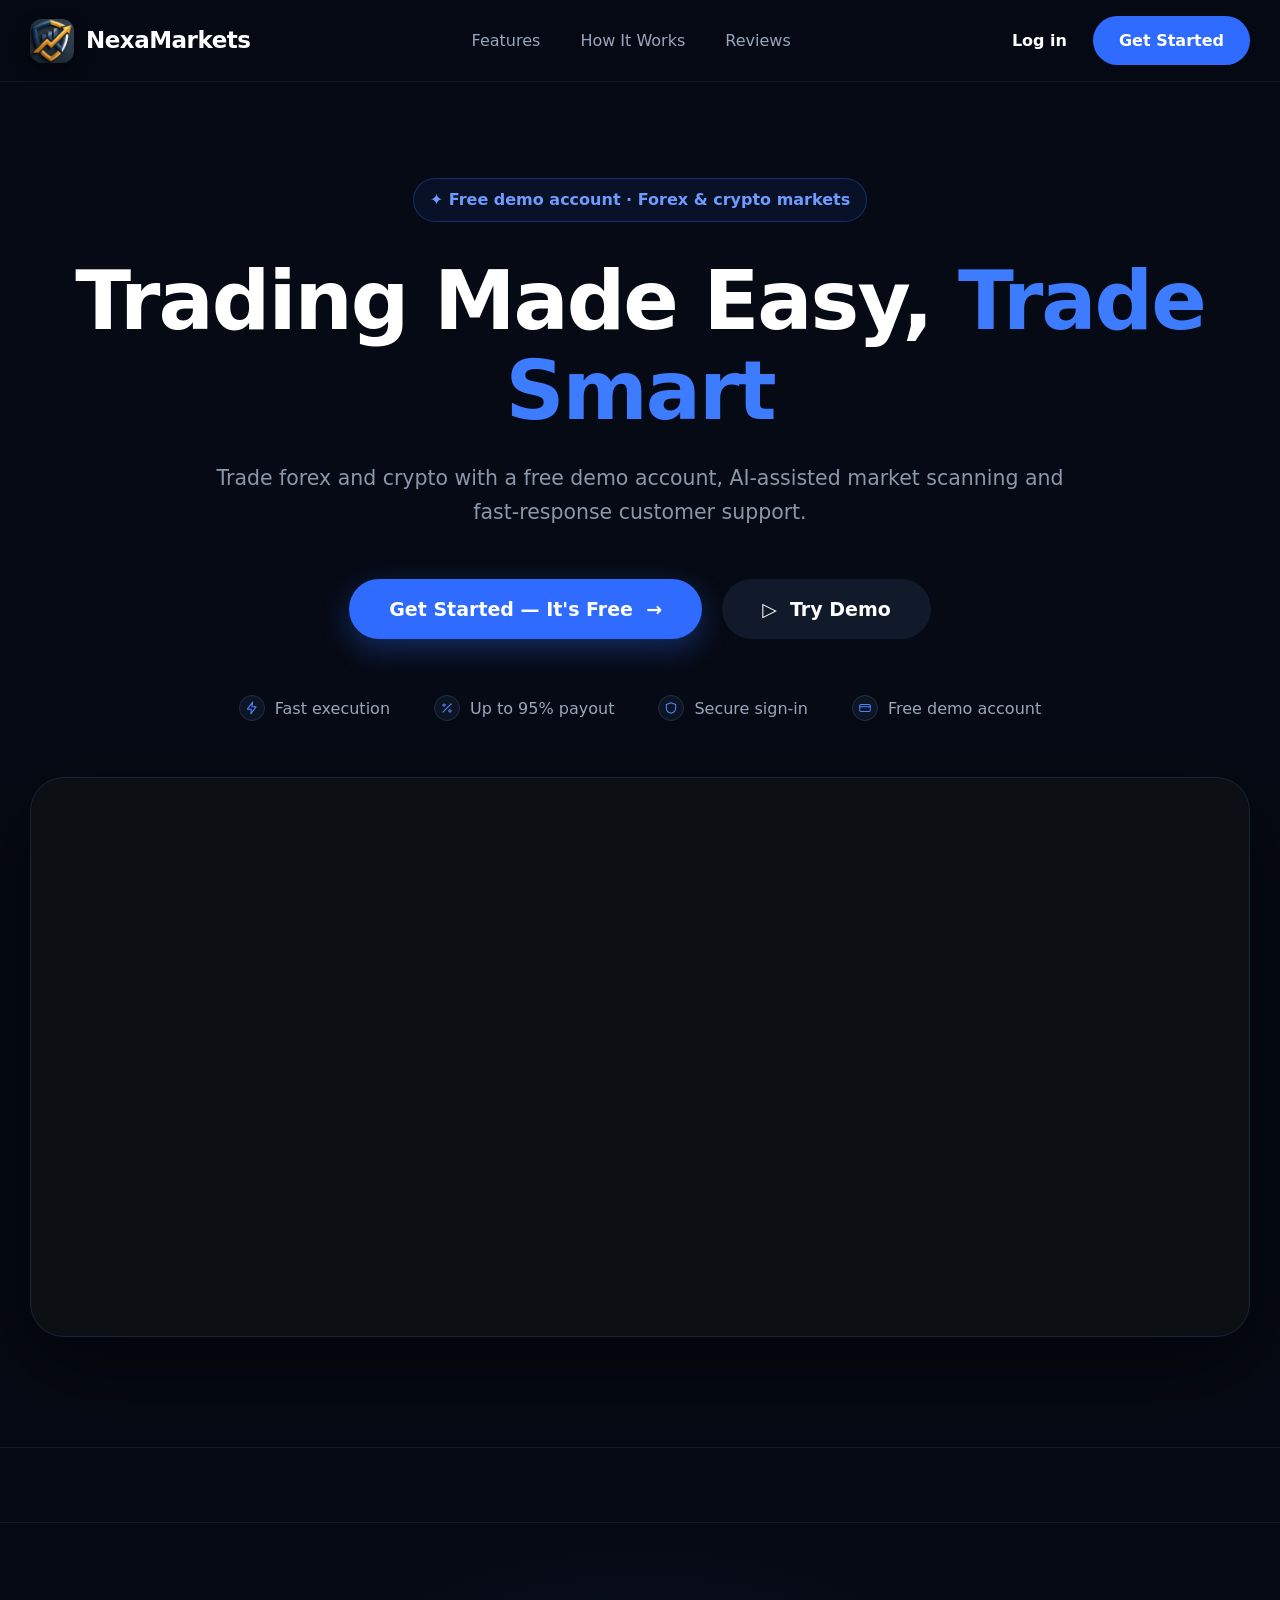
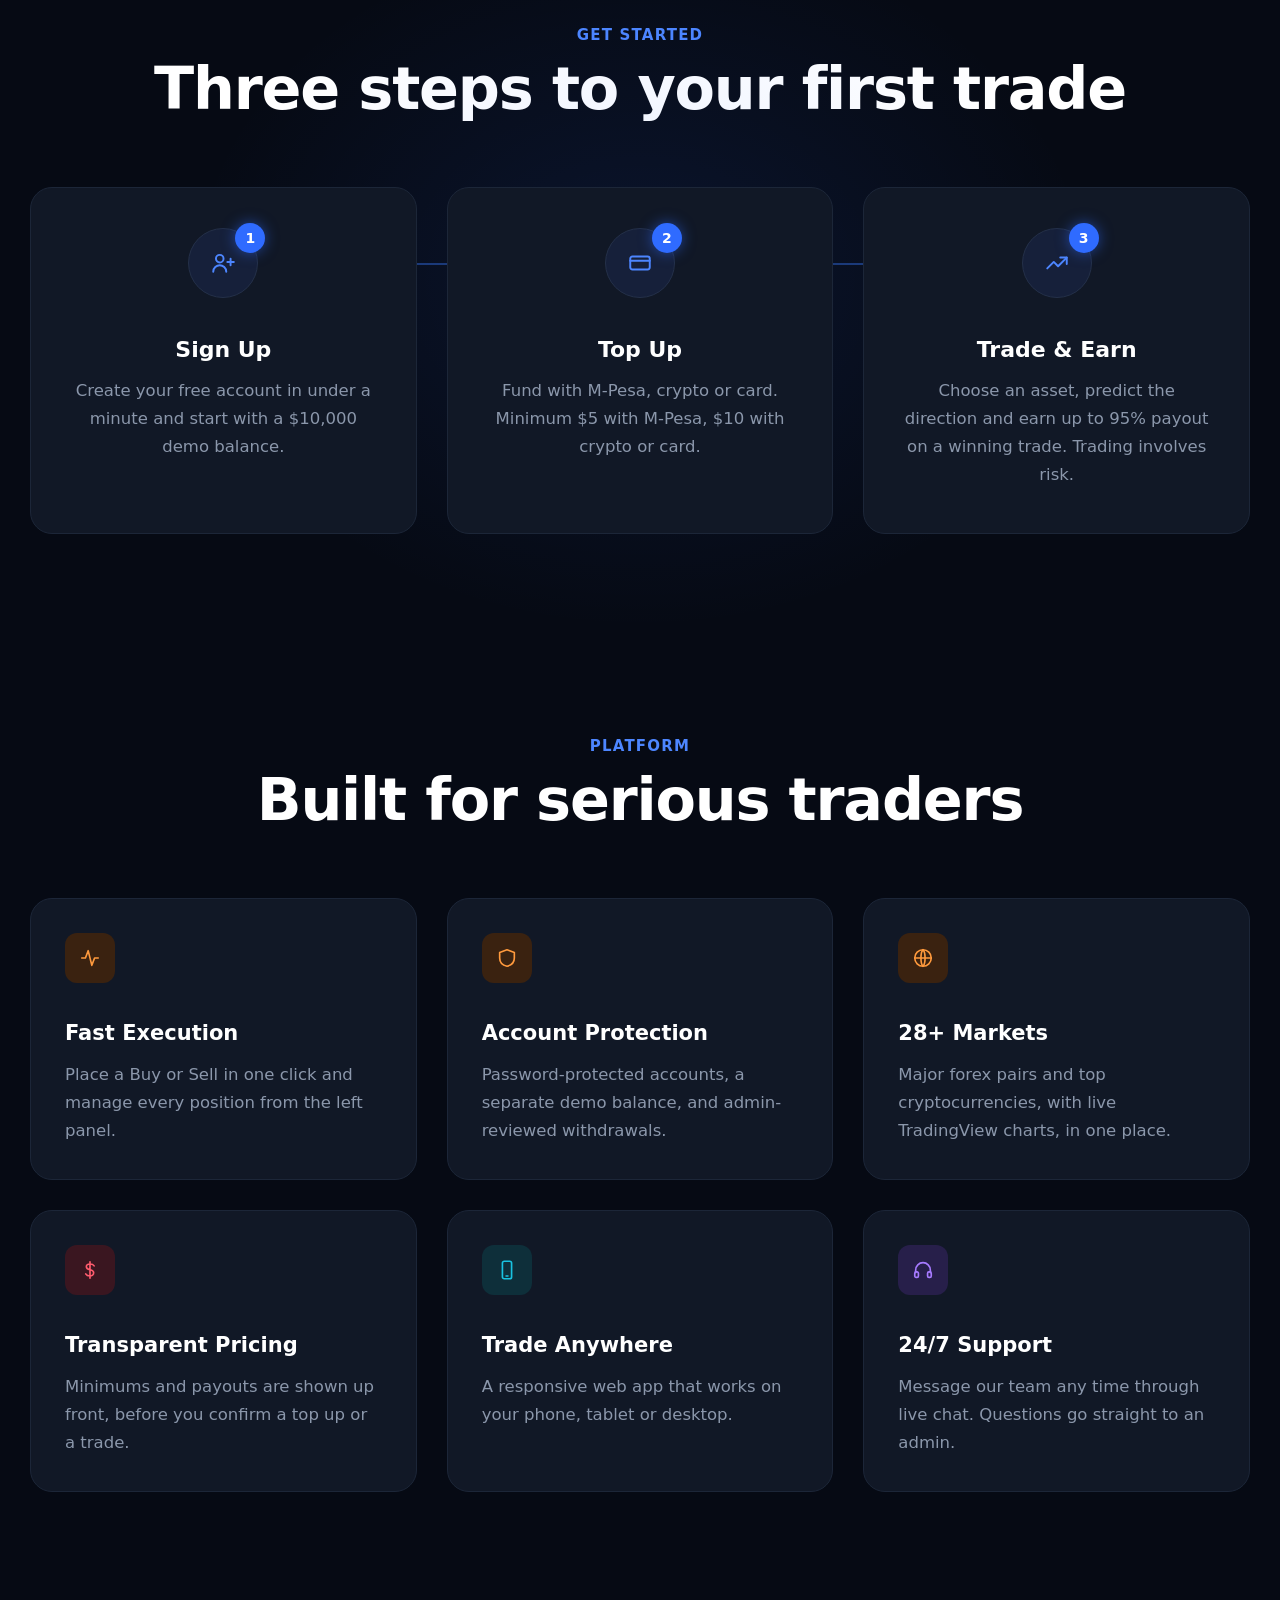
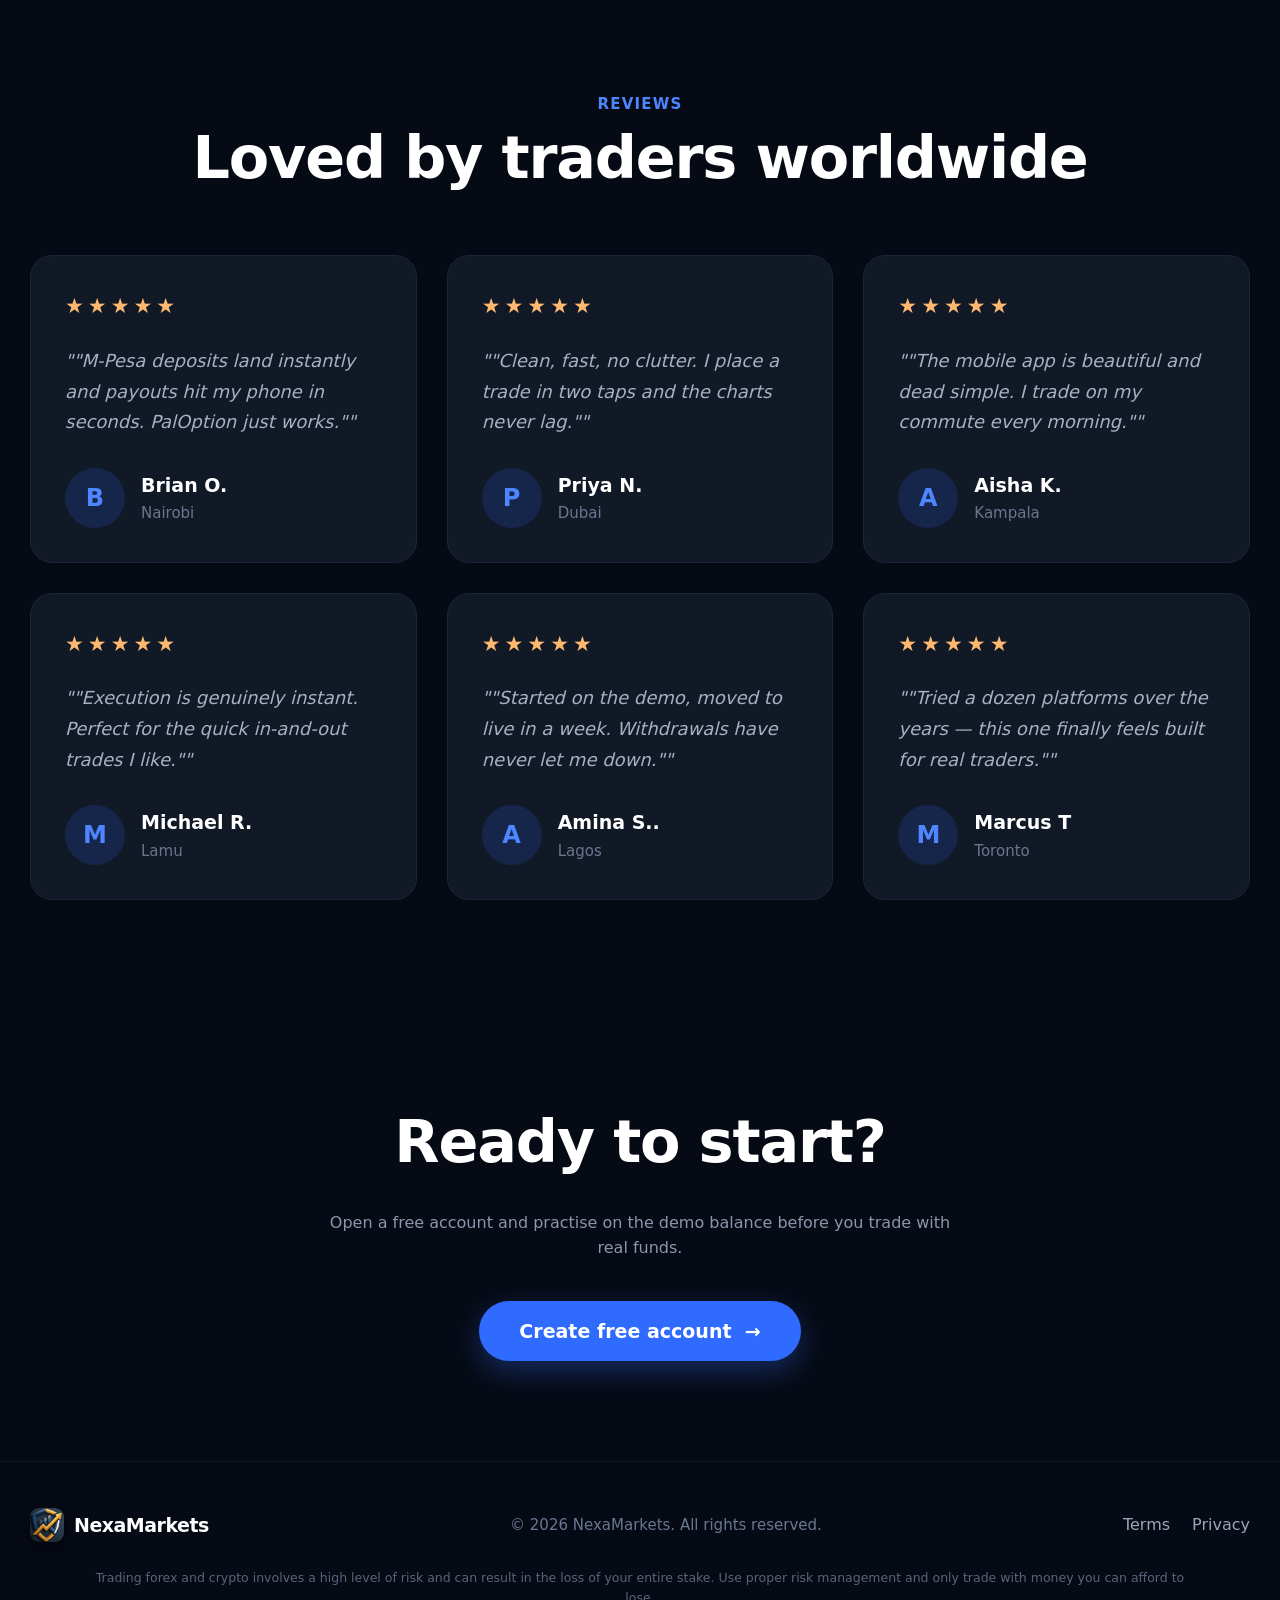
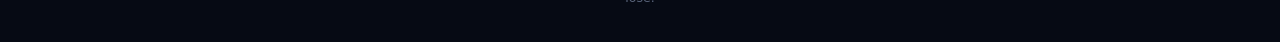
<file: index.html>
<!doctype html><html lang="en"><head><meta charset="utf-8"><meta name="viewport" content="width=device-width,initial-scale=1"><title>NexaMarkets – Trading Made Easy</title>
<style>
:root{--bg:#060a14;--cd:#111826;--ln:#1c2638;--mu:#8b97ab;--ac:#2f6bff;--ac2:#4d86ff}
*{box-sizing:border-box}html{scroll-behavior:smooth}
body{margin:0;background:var(--bg);color:#fff;font:16px/1.6 "Segoe UI",system-ui,-apple-system,Roboto,sans-serif}
a{color:inherit;text-decoration:none}.wrap{max-width:1560px;margin:0 auto;padding:0 30px}
nav{display:flex;align-items:center;justify-content:space-between;height:82px;border-bottom:1px solid #0f1624;position:sticky;top:0;background:#060a14ee;backdrop-filter:blur(8px);z-index:10;max-width:1600px;margin:0 auto;padding:0 30px}
.brand{display:flex;align-items:center;gap:12px;font-size:23px;font-weight:700;letter-spacing:-.5px}
.tile{display:block;width:44px;height:44px;border-radius:12px;overflow:hidden;flex:none;box-shadow:0 4px 14px #0008}.tile img{width:100%;height:100%;display:block;object-fit:cover}
.links{display:flex;gap:40px;color:#9aa6ba;font-size:16px}.links a:hover{color:#fff}
.nr{display:flex;align-items:center;gap:26px}.nr .li{font-weight:600;white-space:nowrap}.nr .li:hover{color:#6f9bff}
.btn{display:inline-flex;align-items:center;justify-content:center;gap:10px;border-radius:999px;font-weight:700;border:0;cursor:pointer;color:#fff;background:var(--ac);transition:.15s;white-space:nowrap}
.btn:hover{background:var(--ac2);transform:translateY(-1px)}.btn.sm{padding:12px 26px;font-size:16px}
.btn.lg{padding:0 40px;height:60px;font-size:19px;box-shadow:0 10px 30px #2f6bff55}.btn.gh{background:#111a2b;box-shadow:none;font-weight:600}.btn.gh:hover{background:#17223a}
.hero{text-align:center;padding:96px 0 40px}
.badge{display:inline-flex;align-items:center;gap:8px;padding:8px 16px;border:1px solid #2f6bff55;background:#2f6bff14;border-radius:999px;color:#6f9bff;font-weight:600;font-size:16px}
h1{font-size:clamp(38px,6.4vw,92px);line-height:1.1;margin:34px 0 26px;letter-spacing:-2px;font-weight:800}h1 span{color:#3d7bff}
.hero p{max-width:860px;margin:0 auto;color:#8b97ab;font-size:clamp(17px,1.6vw,23px);line-height:1.65}
.cta{display:flex;gap:20px;justify-content:center;margin:50px 0 56px;flex-wrap:wrap}
.pills{display:flex;gap:44px;justify-content:center;flex-wrap:wrap;color:#9aa6ba}.pills div{display:flex;align-items:center;gap:10px}
.pi{display:grid;place-items:center;width:26px;height:26px;border-radius:50%;border:1px solid #243049;background:#0d1424;color:var(--ac2)}.pi svg{width:14px;height:14px}
.chartbox{max-width:1220px;height:560px;margin:56px auto 0;border:1px solid #1a2438;border-radius:34px;overflow:hidden;background:#0c0f14;box-shadow:0 30px 80px #0008}
.chartbox>div,.chartbox .tradingview-widget-container__widget{height:100%;width:100%}
.ticker{height:76px;margin-top:70px;border-top:1px solid #131c2e;border-bottom:1px solid #131c2e;overflow:hidden}
section{padding:100px 0;position:relative}.eyebrow{text-align:center;color:var(--ac2);font-weight:700;letter-spacing:1.2px;font-size:15px;text-transform:uppercase}
h2{text-align:center;font-size:clamp(32px,4.6vw,62px);margin:8px 0 64px;letter-spacing:-1.2px;font-weight:800;line-height:1.15}
#how:before{content:"";position:absolute;left:50%;top:50%;transform:translate(-50%,-50%);width:900px;height:700px;max-width:100%;background:radial-gradient(closest-side,#2f6bff1c,transparent);pointer-events:none}
.grid3{display:grid;grid-template-columns:repeat(3,1fr);gap:30px;max-width:1380px;margin:0 auto;position:relative}
.steps:before{content:"";position:absolute;left:10%;right:10%;top:76px;height:2px;background:#1b3a7a}
.card{background:var(--cd);border:1px solid var(--ln);border-radius:22px;padding:34px;position:relative}
.step{text-align:center;padding:40px 36px 44px}.step .ic{position:relative;width:70px;height:70px;border-radius:50%;background:#16203a;border:1px solid #243049;display:grid;place-items:center;margin:0 auto 34px;color:var(--ac2)}
.step .ic svg{width:26px;height:26px}.step .n{position:absolute;top:-6px;right:-8px;width:30px;height:30px;border-radius:50%;background:var(--ac);color:#fff;font-size:14px;font-weight:800;display:grid;place-items:center;box-shadow:0 0 14px #2f6bff88}
.card h3{margin:0 0 10px;font-size:22px;font-weight:700}.card p{margin:0;color:#8b97ab;font-size:16.5px;line-height:1.7}
.feat .ic{width:50px;height:50px;border-radius:12px;display:grid;place-items:center;margin-bottom:34px}.feat .ic svg{width:22px;height:22px}.feat h3{font-size:21px}
.stars{color:#ffb870;font-size:21px;letter-spacing:4px;margin-bottom:22px}.q{font-style:italic;color:#a6b1c3;font-size:18px;line-height:1.7;margin-bottom:30px}
.who{display:flex;align-items:center;gap:16px}.av{width:60px;height:60px;border-radius:50%;background:#16264a;color:var(--ac2);display:grid;place-items:center;font-size:24px;font-weight:800}.who b{display:block;font-size:19px}.who span{color:#6b7790;font-size:15px}
.final{text-align:center}.final p{color:#8b97ab;max-width:640px;margin:-30px auto 40px}
footer{border-top:1px solid #0f1624;padding:46px 0 34px}.ft{display:flex;align-items:center;justify-content:space-between;gap:20px;flex-wrap:wrap}
.ft .brand{font-size:19px;gap:10px}.ft .tile{width:34px;height:34px;border-radius:9px}.ft .mu{color:#6b7790;font-size:15px}.ft .lk{display:flex;gap:22px;color:#9aa6ba}.ft .lk a:hover{color:#fff}
.risk{max-width:1100px;margin:26px auto 0;text-align:center;color:#59647a;font-size:12.5px}
@media(max-width:980px){.links{display:none}.grid3{grid-template-columns:1fr}.steps:before{display:none}.hero{padding-top:60px}.chartbox{height:380px;border-radius:22px}section{padding:70px 0}.pills{gap:20px}}
@media(max-width:560px){nav{padding:0 14px;height:70px}.brand{font-size:19px;gap:10px}.tile{width:38px;height:38px}.nr{gap:14px}.nr .li{font-size:15px}.btn.sm{padding:10px 18px;font-size:15px}.wrap{padding:0 18px}.btn.lg{padding:0 28px;font-size:17px;height:54px}}
</style></head><body>

<nav><a class="brand" href="#"><span class="tile"><img src="assets/logo.png" alt="NexaMarkets logo"></span>NexaMarkets</a>
 <div class="links"><a href="#features">Features</a><a href="#how">How It Works</a><a href="#reviews">Reviews</a></div>
 <div class="nr"><a class="li" href="app.html">Log in</a><a class="btn sm" href="signup.html">Get Started</a></div></nav>

<header class="hero wrap">
 <span class="badge">✦ Free demo account · Forex &amp; crypto markets</span>
 <h1>Trading Made Easy, <span>Trade Smart</span></h1>
 <p>Trade forex and crypto with a free demo account, AI-assisted market scanning and fast-response customer support.</p>
 <div class="cta"><a class="btn lg" href="signup.html">Get Started — It's Free &nbsp;→</a><a class="btn lg gh" href="signup.html">▷ &nbsp;Try Demo</a></div>
 <div class="pills" id="pills"></div>
 <div class="chartbox" id="chart"></div>
</header>

<div class="ticker" id="ticker"></div>

<section id="how"><div class="wrap"><div class="eyebrow">Get Started</div><h2>Three steps to your first trade</h2><div class="grid3 steps" id="steps"></div></div></section>
<section id="features"><div class="wrap"><div class="eyebrow">Platform</div><h2>Built for serious traders</h2><div class="grid3" id="feats"></div></div></section>
<section id="reviews"><div class="wrap"><div class="eyebrow">Reviews</div><h2>Loved by traders worldwide</h2><div class="grid3" id="revs"></div></div></section>
<section class="final"><div class="wrap"><h2>Ready to start?</h2><p>Open a free account and practise on the demo balance before you trade with real funds.</p><a class="btn lg" href="signup.html">Create free account &nbsp;→</a></div></section>

<footer><div class="wrap"><div class="ft">
 <div class="brand"><span class="tile"><img src="assets/logo.png" alt=""></span>NexaMarkets</div>
 <div class="mu">© 2026 NexaMarkets. All rights reserved.</div>
 <div class="lk"><a href="#">Terms</a><a href="#">Privacy</a></div></div>
 <p class="risk">Trading forex and crypto involves a high level of risk and can result in the loss of your entire stake. Use proper risk management and only trade with money you can afford to lose.</p></div></footer>

<script>
const I={
 bolt:'<path d="M13 2L4 14h7l-1 8 9-12h-7z"/>',pct:'<path d="M19 5L5 19"/><circle cx="7" cy="7" r="2"/><circle cx="17" cy="17" r="2"/>',
 shield:'<path d="M12 3l8 3v6c0 5-3.5 8-8 9-4.5-1-8-4-8-9V6z"/>',card:'<rect x="3" y="6" width="18" height="12" rx="2"/><path d="M3 10h18"/>',
 user:'<circle cx="9" cy="8" r="3.5"/><path d="M3 20c0-3.5 3-6 6-6s6 2.5 6 6"/><path d="M19 8v6M16 11h6"/>',trend:'<path d="M3 17l6-6 4 4 8-8"/><path d="M15 7h6v6"/>',
 pulse:'<path d="M3 12h4l3-8 4 16 3-8h4"/>',globe:'<circle cx="12" cy="12" r="9"/><path d="M3 12h18M12 3c3 3 3 15 0 18M12 3c-3 3-3 15 0 18"/>',
 dollar:'<path d="M12 3v18M16.5 7.5C15.5 6 13.5 5.5 12 5.5c-2 0-4 1-4 3s2 2.8 4 3.2 4 1.2 4 3.3-2 3.5-4 3.5c-1.8 0-3.8-.7-4.7-2.3"/>',
 phone:'<rect x="7" y="2.5" width="10" height="19" rx="2"/><path d="M11 18.5h2"/>',head:'<path d="M4 15v-3a8 8 0 0116 0v3"/><rect x="3" y="14" width="4" height="6" rx="1.5"/><rect x="17" y="14" width="4" height="6" rx="1.5"/>'};
const svg=(k,s)=>`<svg viewBox="0 0 24 24" fill="none" stroke="currentColor" stroke-width="1.8" stroke-linecap="round" stroke-linejoin="round" ${s||''}>${I[k]}</svg>`;
// Only claim what is true for your platform. Edit these lists when you have verified figures.
pills.innerHTML=[['bolt','Fast execution'],['pct','Up to 95% payout'],['shield','Secure sign-in'],['card','Free demo account']].map(p=>`<div><span class="pi">${svg(p[0])}</span>${p[1]}</div>`).join('');
steps.innerHTML=[['user','Sign Up','Create your free account in under a minute and start with a $10,000 demo balance.'],
 ['card','Top Up','Fund with M-Pesa, crypto or card. Minimum $5 with M-Pesa, $10 with crypto or card.'],
 ['trend','Trade & Earn','Choose an asset, predict the direction and earn up to 95% payout on a winning trade. Trading involves risk.']]
 .map((s,i)=>`<div class="card step"><div class="ic">${svg(s[0])}<span class="n">${i+1}</span></div><h3>${s[1]}</h3><p>${s[2]}</p></div>`).join('');
const T=[['#3a2210','#ff9a3d'],['#3a2210','#ff9a3d'],['#3a2210','#ff9a3d'],['#3a1620','#ff5c6e'],['#0e2f3a','#19c2e0'],['#271f4a','#a77bff']];
feats.innerHTML=[['pulse','Fast Execution','Place a Buy or Sell in one click and manage every position from the left panel.'],
 ['shield','Account Protection','Password-protected accounts, a separate demo balance, and admin-reviewed withdrawals.'],
 ['globe','28+ Markets','Major forex pairs and top cryptocurrencies, with live TradingView charts, in one place.'],
 ['dollar','Transparent Pricing','Minimums and payouts are shown up front, before you confirm a top up or a trade.'],
 ['phone','Trade Anywhere','A responsive web app that works on your phone, tablet or desktop.'],
 ['head','24/7 Support','Message our team any time through live chat. Questions go straight to an admin.']]
 .map((f,i)=>`<div class="card feat"><div class="ic" style="background:${T[i][0]};color:${T[i][1]}">${svg(f[0])}</div><h3>${f[1]}</h3><p>${f[2]}</p></div>`).join('');
// REVIEWS: replace the placeholders with genuine feedback from real customers (with their permission).
const REVIEWS=[
 {n:'Brian O.',r:'Nairobi',t:'"M-Pesa deposits land instantly and payouts hit my phone in seconds. PalOption just works."'},
 {n:'Priya N.',r:'Dubai',t:'"Clean, fast, no clutter. I place a trade in two taps and the charts never lag."'},
 {n:'Aisha K.',r:'Kampala',t:'"The mobile app is beautiful and dead simple. I trade on my commute every morning."'},
 {n:'Michael R.',r:'Lamu',t:'"Execution is genuinely instant. Perfect for the quick in-and-out trades I like."'},
 {n:'Amina S..',r:'Lagos',t:'"Started on the demo, moved to live in a week. Withdrawals have never let me down."'},
 {n:'Marcus T',r:'Toronto',t:'"Tried a dozen platforms over the years — this one finally feels built for real traders."'}];
revs.innerHTML=REVIEWS.map(v=>`<div class="card"><div class="stars">★★★★★</div><div class="q">"${v.t}"</div><div class="who"><div class="av">${v.n[0]}</div><div><b>${v.n}</b><span>${v.r}</span></div></div></div>`).join('');
function tv(el,name,cfg){const box=document.getElementById(el);box.innerHTML='<div class="tradingview-widget-container" style="height:100%;width:100%"><div class="tradingview-widget-container__widget"></div></div>';
 const s=document.createElement('script');s.src='https://s3.tradingview.com/external-embedding/embed-widget-'+name+'.js';s.async=true;s.innerHTML=JSON.stringify(cfg);box.firstChild.appendChild(s)}
tv('chart','advanced-chart',{autosize:true,symbol:'BITSTAMP:BTCUSD',interval:'D',range:'12M',timezone:'Etc/UTC',theme:'dark',style:'3',locale:'en',backgroundColor:'#0c0f14',gridColor:'rgba(255,255,255,0.04)',
 allow_symbol_change:false,hide_top_toolbar:true,hide_side_toolbar:true,hide_legend:true,hide_volume:true,withdateranges:false,save_image:false,calendar:false,studies:[]});
tv('ticker','ticker-tape',{symbols:[{proName:'FX:EURUSD',title:'EUR/USD'},{proName:'BITSTAMP:BTCUSD',title:'Bitcoin'},{proName:'BITSTAMP:ETHUSD',title:'Ethereum'},{proName:'OANDA:XAUUSD',title:'Gold'},{proName:'TVC:USOIL',title:'Crude Oil'},
 {proName:'FX:GBPUSD',title:'GBP/USD'},{proName:'FX:USDJPY',title:'USD/JPY'},{proName:'BINANCE:SOLUSDT',title:'Solana'},{proName:'FOREXCOM:SPXUSD',title:'S&P 500'},{proName:'FOREXCOM:NSXUSD',title:'Nasdaq 100'}],
 showSymbolLogo:true,colorTheme:'dark',isTransparent:true,displayMode:'adaptive',locale:'en'});
</script></body></html>
</file>
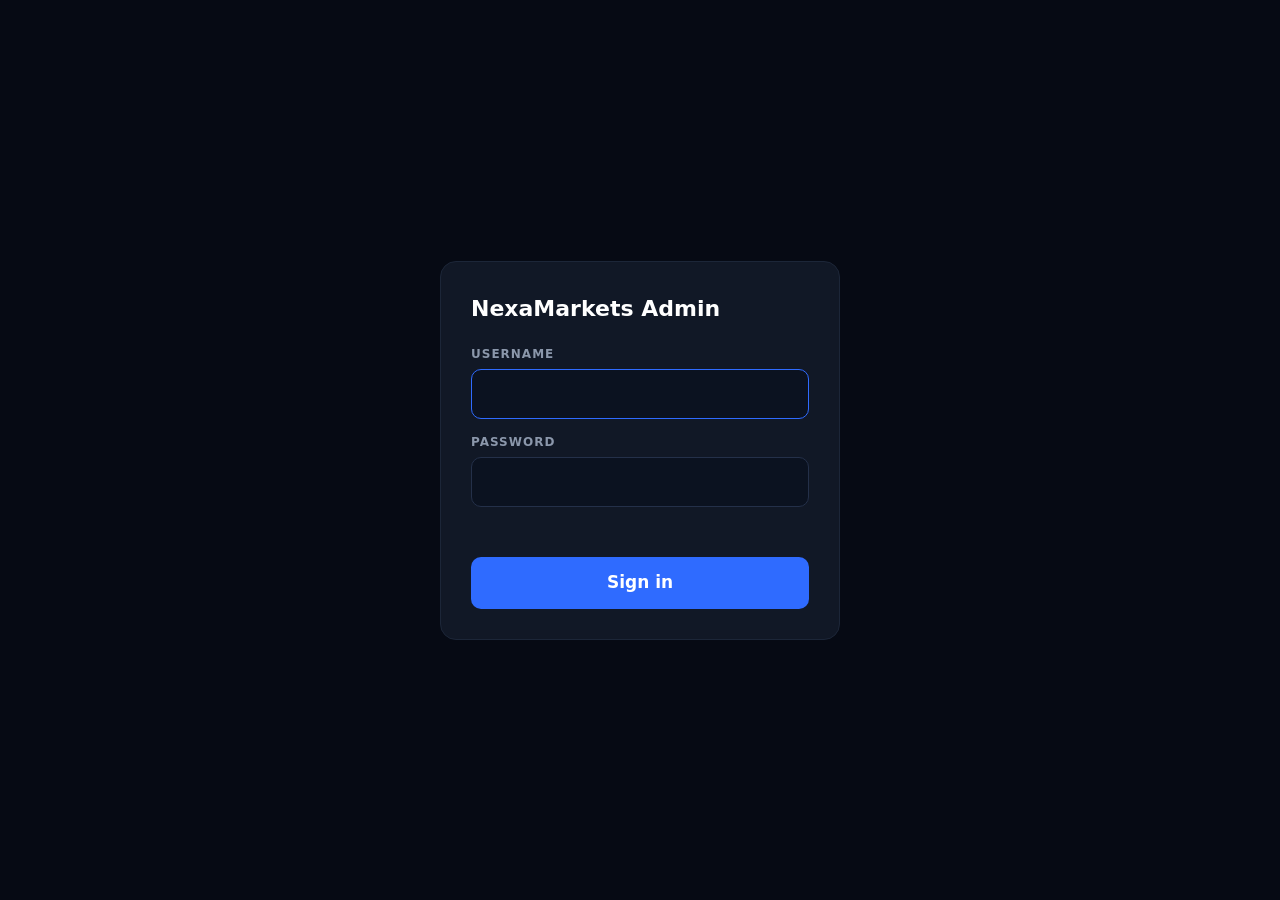
<file: admin/index.html>
<!doctype html><html><head><meta charset="utf-8"><meta name="viewport" content="width=device-width,initial-scale=1"><title>NexaMarkets Admin</title>
<link rel="stylesheet" href="../assets/style.css"><script src="../assets/common.js"></script>
<style>
#login{min-height:100vh;display:grid;place-items:center;background:#060a14;padding:20px}
#login .box{width:min(400px,100%);background:#111826;border:1px solid #1c2638;border-radius:16px;padding:30px;position:relative;z-index:5}
#login h1{margin:0 0 20px;font-size:22px;color:#fff}
#login label{display:block;margin:14px 0 6px;font-size:12px;font-weight:700;letter-spacing:1px;color:#8b97ab}
#login input{display:block;width:100%;height:50px;padding:0 14px;font-size:16px;color:#fff;background:#0b1220;border:1px solid #243049;border-radius:10px;outline:0;user-select:text;-webkit-user-select:text}
#login input:focus{border-color:#2f6bff}
#login button{width:100%;height:52px;margin-top:20px;border:0;border-radius:10px;background:#2f6bff;color:#fff;font-size:17px;font-weight:700;cursor:pointer}
#e{color:#ff5c6e;margin-top:12px;min-height:18px;font-size:14px}
</style></head><body>
<div id="login" class="hide"><form class="box" id="lf" autocomplete="on">
 <h1>NexaMarkets Admin</h1>
 <label for="m">USERNAME</label><input id="m" name="username" type="text" autocomplete="username" autocapitalize="none" spellcheck="false" autofocus>
 <label for="p">PASSWORD</label><input id="p" name="password" type="password" autocomplete="current-password">
 <div id="e"></div><button type="submit">Sign in</button></form></div>

<div id="app" class="hide"><header><div class="logo">Nexa<b>Markets</b> Admin</div>
<label><input type="checkbox" id="mtc"> Maintenance mode</label><button class="ic" id="th" aria-label="Toggle theme">◐</button><button id="out">Sign out</button></header>
<main style="grid-template-columns:1fr 1fr">
<div class="card"><h3>Pending deposits &amp; withdrawals</h3><div class="scroll" id="tx"></div></div>
<div class="card"><h3>Support chats</h3><div id="ch"></div></div>
<div class="card"><h3>Assist a withdrawal</h3><p class="mu" style="margin:0 0 6px">Submit a withdrawal request for a user who is having trouble. It appears in the pending list for approval.</p>
 <select id="au" class="field"></select><select id="am" class="field"><option value="mpesa">M-Pesa</option><option value="crypto">Crypto</option><option value="card">Card</option></select>
 <input id="aa" type="number" class="field" placeholder="Amount (USD)"><input id="ad" class="field" placeholder="Payout details (phone / wallet / card ref)"><button class="pri big2" id="ago">Submit for user</button></div>
<div class="card"><h3>Send notification</h3><p class="mu" style="margin:0 0 6px">Only messages sent here appear in users' notification bell.</p><select id="to" class="field"></select><textarea id="nt" rows="3" style="width:100%" placeholder="Message to users"></textarea><button class="pri" id="sn" style="margin-top:6px">Send</button></div>
<div class="card" style="grid-column:1/-1"><h3>Users</h3><div class="scroll" id="us"></div></div></main></div>
<script>
const $=s=>document.querySelector(s);let A;
function boot(){A=Auth.me();if(!A||A.role!=='admin'){$('#login').classList.remove('hide');$('#app').classList.add('hide');setTimeout(()=>$('#m').focus(),50);return}
 $('#login').classList.add('hide');$('#app').classList.remove('hide');render()}
$('#lf').onsubmit=e=>{e.preventDefault();try{Auth.signin($('#m').value,$('#p').value,'admin');boot()}catch(x){$('#e').textContent='Wrong username or password'}};
$('#out').onclick=()=>{Auth.out();boot()};$('#th').onclick=toggleTheme;
$('#mtc').onchange=e=>{const d=DB.get();d.maintenance=e.target.checked;if(e.target.checked)d.notes.push({id:uid(),sys:true,text:'Scheduled maintenance: trading may be briefly unavailable.',t:Date.now()});DB.save(d)};
$('#sn').onclick=()=>{const t=$('#nt').value.trim();if(!t)return;const d=DB.get();d.notes.push({id:uid(),text:t,to:$('#to').value||null,t:Date.now()});DB.save(d);$('#nt').value=''};   // admin message: visible to users
$('#ago').onclick=()=>{const d=DB.get(),u=d.users.find(x=>x.id===$('#au').value),m=$('#am').value,a=+$('#aa').value,det=$('#ad').value.trim(),MIN={mpesa:5,crypto:10,card:10};
 if(!u)return alert('Select a user.');if(!(a>=MIN[m]))return alert('Minimum for this method is $'+MIN[m]+'.');
 if(a>u.real)return alert('User has only $'+fmt(u.real)+' in the real account.');if(!det)return alert('Enter payout details.');
 u.real-=a;d.txs.push({id:uid(),uid:u.id,type:'Withdraw',method:$('#am').selectedOptions[0].text+' (admin-assisted)',cur:'USD',amt:a,ref:det,status:'Pending',t:Date.now()});
 d.notes.push({id:uid(),sys:true,to:u.id,text:`An admin submitted a $${fmt(a)} withdrawal for you.`,t:Date.now()});
 DB.save(d);['#aa','#ad'].forEach(s=>$(s).value='');render()};
function decide(id,ok){const d=DB.get(),x=d.txs.find(t=>t.id===id),u=d.users.find(u=>u.id===x.uid);x.status=ok?'Approved':'Rejected';
 if(x.type==='Deposit'&&ok)u.real+=x.amt;if(x.type==='Withdraw'&&!ok)u.real+=x.amt;
 d.notes.push({id:uid(),sys:true,to:u.id,text:`Your ${x.type.toLowerCase()} of ${x.amt} ${x.cur} was ${x.status.toLowerCase()}.`,t:Date.now()});DB.save(d);render()}
function reply(u_){const i=document.getElementById('r'+u_),t=i.value.trim();if(!t)return;const d=DB.get();d.chats.push({uid:u_,from:'admin',text:t,t:Date.now()});
 d.chats=d.chats.filter(c=>!(c.uid===u_&&c.esc));DB.save(d);render()}
function bal(id,k){const v=prompt('New '+k+' balance');if(v===null||isNaN(+v))return;const d=DB.get();d.users.find(u=>u.id===id)[k]=+v;DB.save(d);render()}
Object.assign(window,{decide,reply,bal});
const fill=(id,h)=>{const e=$(id),v=e.value;e.innerHTML=h;if([...e.options].some(o=>o.value===v))e.value=v};
function render(){const d=DB.get(),us=d.users.filter(u=>u.role==='user'),nm=id=>(us.find(u=>u.id===id)||{}).email;$('#mtc').checked=d.maintenance;
 const opts=us.map(u=>`<option value="${u.id}">${u.email}</option>`).join('');fill('#to','<option value="">All users</option>'+opts);fill('#au',opts||'<option value="">No users yet</option>');
 const p=d.txs.filter(t=>t.status==='Pending');
 $('#tx').innerHTML=p.length?'<table><tr><th>User<th>Type<th>Method<th>Amount<th>Details<th></tr>'+p.map(t=>`<tr><td>${nm(t.uid)}<td>${t.type}<td>${t.method}<td>${t.amt} ${t.cur}<td>${t.ref||''}<td><button onclick="decide('${t.id}',true)">Approve</button> <button onclick="decide('${t.id}',false)">Reject</button></tr>`).join('')+'</table>':'<div class="mu">Nothing pending.</div>';
 const ids=[...new Set(d.chats.map(c=>c.uid))];
 $('#ch').innerHTML=ids.map(id=>{const m=d.chats.filter(c=>c.uid===id),esc=m.some(c=>c.esc);
  return`<div class="note"><b>${nm(id)}</b> ${esc?'<span class="dn">needs admin</span>':''}${m.slice(-5).map(x=>`<div class="mu">${x.from==='flag'?'user':x.from}: ${x.text}</div>`).join('')}<div class="row"><input id="r${id}" placeholder="Reply"><button style="flex:0" onclick="reply('${id}')">Send</button></div></div>`}).join('')||'<div class="mu">No chats yet.</div>';
 $('#us').innerHTML='<table><tr><th>User<th>Real<th>Demo<th></tr>'+us.map(u=>`<tr><td>${u.email}<td>${fmt(u.real)}<td>${fmt(u.demo)}<td><button onclick="bal('${u.id}','real')">Edit real</button></tr>`).join('')+'</table>'}
setInterval(()=>{if(A&&!document.activeElement.matches('input,textarea,select'))render()},4000);boot();
</script></body></html>
</file>
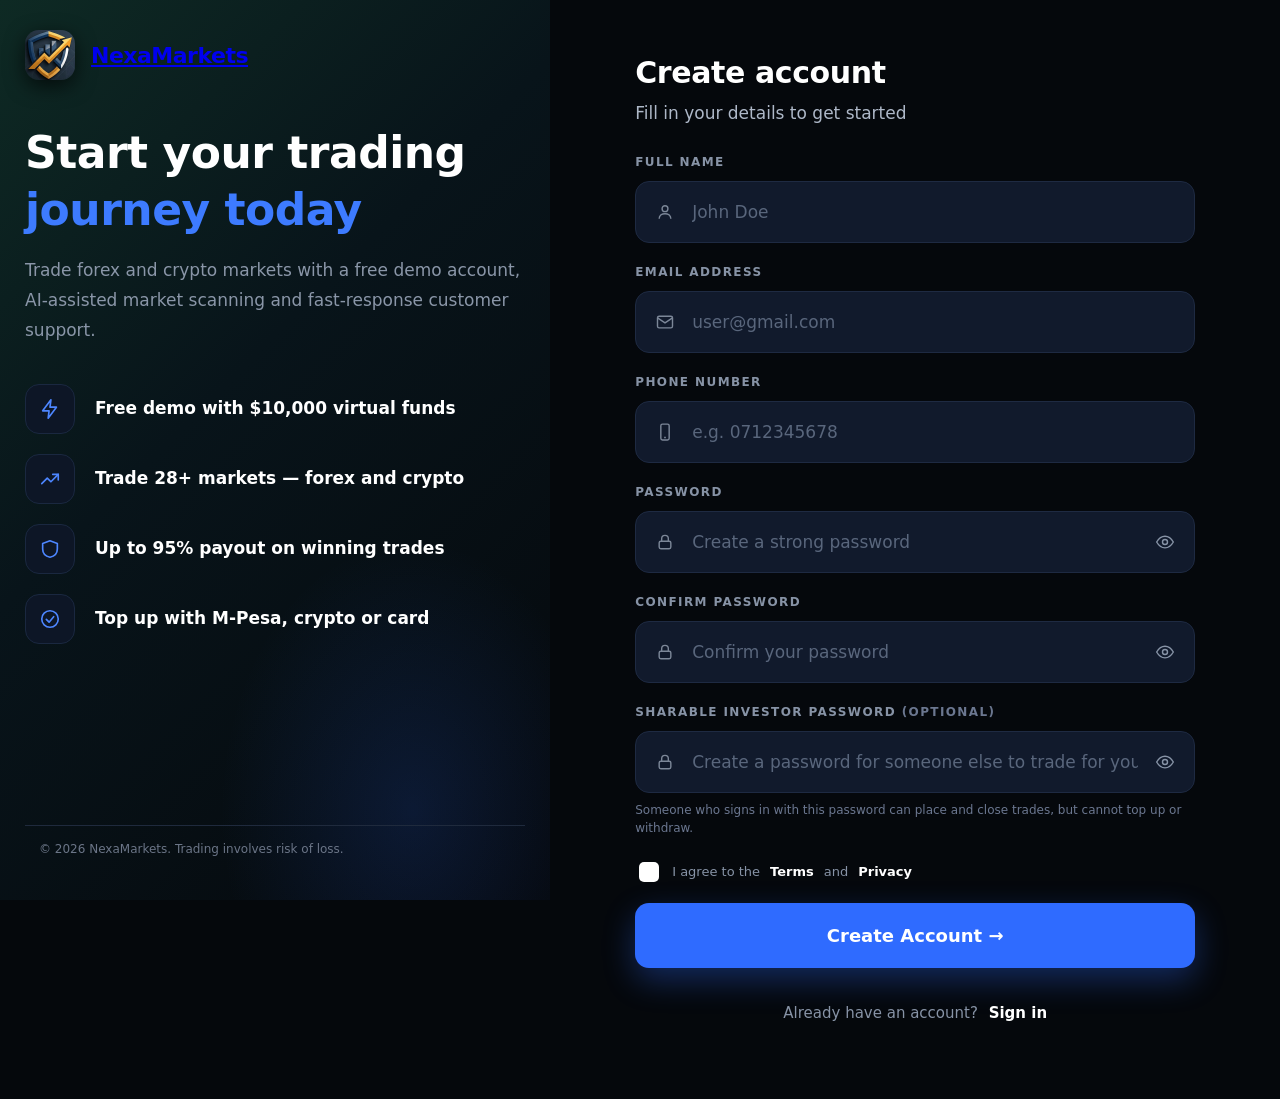
<file: signup.html>
<!doctype html><html><head><meta charset="utf-8"><meta name="viewport" content="width=device-width,initial-scale=1"><title>Create account – NexaMarkets</title>
<link rel="stylesheet" href="assets/style.css"><script src="assets/common.js"></script></head><body>
<div class="land tall">
 <section class="lhero">
  <a class="brand" href="index.html"><div class="tile"><img src="assets/logo.png" alt="NexaMarkets logo"></div><span>NexaMarkets</span></a>
  <div class="lmain t"><h1>Start your trading<br><span>journey today</span></h1>
   <p>Trade forex and crypto markets with a free demo account, AI-assisted market scanning and fast-response customer support.</p>
   <div class="flist">
    <div><i><svg viewBox="0 0 24 24"><path d="M13 2L4 14h7l-1 8 9-12h-7z"/></svg></i>Free demo with $10,000 virtual funds</div>
    <div><i><svg viewBox="0 0 24 24"><path d="M3 17l6-6 4 4 8-8"/><path d="M15 7h6v6"/></svg></i>Trade 28+ markets — forex and crypto</div>
    <div><i><svg viewBox="0 0 24 24"><path d="M12 3l8 3v6c0 5-3.5 8-8 9-4.5-1-8-4-8-9V6z"/></svg></i>Up to 95% payout on winning trades</div>
    <div><i><svg viewBox="0 0 24 24"><circle cx="12" cy="12" r="9"/><path d="M8 12.5l3 3 5-6"/></svg></i>Top up with M-Pesa, crypto or card</div>
   </div></div>
  <div class="lfoot">© 2026 NexaMarkets. Trading involves risk of loss.</div>
 </section>

 <section class="lform tall"><form class="lbox" id="sf" autocomplete="on" novalidate>
  <h2>Create account</h2><p class="sub" style="margin-bottom:26px">Fill in your details to get started</p>

  <div class="fl" style="margin-top:0">FULL NAME</div>
  <div class="iw"><svg viewBox="0 0 24 24"><circle cx="12" cy="8" r="3.5"/><path d="M5 20c0-4 3.5-6 7-6s7 2 7 6"/></svg><input id="sName" class="field" placeholder="John Doe" autocomplete="name"></div>

  <div class="fl">EMAIL ADDRESS</div>
  <div class="iw"><svg viewBox="0 0 24 24"><rect x="3" y="5" width="18" height="14" rx="2"/><path d="M3 7l9 6 9-6"/></svg><input id="sMail" type="email" class="field" placeholder="user@gmail.com" autocomplete="email"></div>

  <div class="fl">PHONE NUMBER</div>
  <div class="iw"><svg viewBox="0 0 24 24"><rect x="7" y="2.5" width="10" height="19" rx="2"/><path d="M11 18.5h2"/></svg><input id="sPhone" type="tel" class="field" placeholder="e.g. 0712345678" autocomplete="tel"></div>

  <div class="fl">PASSWORD</div>
  <div class="iw"><svg viewBox="0 0 24 24"><rect x="5" y="11" width="14" height="9" rx="2"/><path d="M8 11V8a4 4 0 018 0v3"/></svg><input id="sPass" type="password" class="field" placeholder="Create a strong password" autocomplete="new-password"><button type="button" class="eye" aria-label="Show password"></button></div>

  <div class="fl">CONFIRM PASSWORD</div>
  <div class="iw"><svg viewBox="0 0 24 24"><rect x="5" y="11" width="14" height="9" rx="2"/><path d="M8 11V8a4 4 0 018 0v3"/></svg><input id="sPass2" type="password" class="field" placeholder="Confirm your password" autocomplete="new-password"><button type="button" class="eye" aria-label="Show password"></button></div>

  <div class="fl">SHARABLE INVESTOR PASSWORD <span class="opt-l">(OPTIONAL)</span></div>
  <div class="iw"><svg viewBox="0 0 24 24"><rect x="5" y="11" width="14" height="9" rx="2"/><path d="M8 11V8a4 4 0 018 0v3"/></svg><input id="sInv" type="password" class="field" placeholder="Create a password for someone else to trade for you" autocomplete="new-password"><button type="button" class="eye" aria-label="Show password"></button></div>
  <p class="hint">Someone who signs in with this password can place and close trades, but cannot top up or withdraw.</p>

  <div class="lrow" style="justify-content:flex-start;margin:22px 0 18px"><label><input type="checkbox" id="sTerms"> I agree to the <a href="#">Terms</a> and <a href="#">Privacy</a></label></div>
  <div id="sErr" class="dn" style="margin-bottom:12px"></div>
  <button type="submit" class="go">Create Account →</button>
  <p class="sw">Already have an account? <a href="app.html">Sign in</a></p>
 </form></section>
</div>

<script>
const $=s=>document.querySelector(s);
const EYE='<svg viewBox="0 0 24 24" style="width:20px;height:20px;fill:none;stroke-width:1.7"><path d="M2 12s4-7 10-7 10 7 10 7-4 7-10 7S2 12 2 12z"/><circle cx="12" cy="12" r="3"/></svg>';
document.querySelectorAll('.eye').forEach(b=>{b.innerHTML=EYE;b.onclick=()=>{const i=b.parentElement.querySelector('input');i.type=i.type==='password'?'text':'password'}});

$('#sf').addEventListener('submit',e=>{e.preventDefault();       // Enter key and the button both submit
 const name=$('#sName').value.trim(),mail=$('#sMail').value.trim(),phone=$('#sPhone').value.replace(/[\s-]/g,''),p=$('#sPass').value,p2=$('#sPass2').value,inv=$('#sInv').value;
 const err=m=>{$('#sErr').textContent=m};
 if(!name)return err('Enter your full name.');
 if(!/^\S+@\S+\.\S+$/.test(mail))return err('Enter a valid email address.');
 if(!/^\+?\d{9,15}$/.test(phone))return err('Enter a valid phone number, e.g. 0712345678.');
 if(p.length<6)return err('Password must be at least 6 characters.');
 if(p!==p2)return err('Passwords do not match.');
 if(inv&&inv.length<6)return err('Investor password must be at least 6 characters.');
 if(inv&&inv===p)return err('Investor password must be different from your main password.');
 if(!$('#sTerms').checked)return err('Please agree to the Terms and Privacy policy.');
 try{Auth.signup(name,mail,p,phone,inv);location.href='app.html'}catch(x){err(x)}});
</script></body></html>
</file>
<file: assets/style.css>
:root{--bg:#090d14;--pn:#121826;--ln:#1f2a3d;--tx:#f1f5fb;--mu:#7d8ba3;--ac:#2f6bff;--up:#27c98f;--dn:#ff4d63;--in:#0c111b}
[data-theme=light]{--bg:#eef1f6;--pn:#fff;--ln:#d8dfea;--tx:#142033;--mu:#62748f;--ac:#1f5fe6;--up:#14946a;--dn:#d23b49;--in:#f4f6fa}
*{box-sizing:border-box}body{margin:0;background:var(--bg);color:var(--tx);font:14px/1.5 "IBM Plex Sans",system-ui,sans-serif}
header{display:flex;gap:10px;align-items:center;padding:10px 16px;background:var(--pn);border-bottom:1px solid var(--ln);flex-wrap:wrap}
.logo{font-weight:700;font-size:18px;letter-spacing:.3px;margin-right:auto}.logo b{color:var(--ac)}
button,select,input,textarea{font:inherit;color:var(--tx);background:var(--in);border:1px solid var(--ln);border-radius:8px;padding:8px 12px}
button{cursor:pointer;background:var(--pn)}button:hover{border-color:var(--ac)}button:focus-visible,input:focus-visible,select:focus-visible{outline:2px solid var(--ac)}
.pri{background:var(--ac);color:#fff;border-color:var(--ac);font-weight:700}.buy{background:var(--up);color:#fff;border:0;font-weight:600}.sell{background:var(--dn);color:#fff;border:0;font-weight:600}
.ic{width:36px;height:36px;padding:0;font-size:16px;position:relative}.dot{position:absolute;top:2px;right:2px;background:var(--dn);color:#fff;border-radius:9px;font-size:10px;padding:0 5px}
main{display:grid;grid-template-columns:1fr 340px;gap:12px;padding:12px}
.card{background:var(--pn);border:1px solid var(--ln);border-radius:10px;padding:12px}
h3{margin:0 0 8px;font-size:14px}.mu{color:var(--mu)}.up{color:var(--up)}.dn{color:var(--dn)}
.row{display:flex;gap:8px;margin:8px 0}.row>*{flex:1}
table{width:100%;border-collapse:collapse}th,td{text-align:left;padding:6px;border-bottom:1px solid var(--ln);font-size:13px}.scroll{overflow-x:auto}
.seg{display:flex;border:1px solid var(--ln);border-radius:8px;overflow:hidden}.seg button{border:0;border-radius:0;background:none}.seg .on{background:var(--ac);color:#fff}
.modal{position:fixed;inset:0;background:#000a;display:none;place-items:center;z-index:20}.modal.show{display:grid}.modal .card{width:min(440px,92vw);max-height:92vh;overflow:auto;padding:20px;border-radius:16px}
.auth{max-width:380px;margin:8vh auto}.auth input{width:100%;margin:5px 0}
.msg{padding:6px 10px;border-radius:8px;margin:4px 0;max-width:85%}.me{background:var(--ac);color:#fff;margin-left:auto}.bot{background:var(--in);border:1px solid var(--ln)}
#chatlog{height:240px;overflow:auto}.banner{background:var(--dn);color:#fff;text-align:center;padding:6px}
.pop{position:fixed;right:16px;top:62px;width:320px;z-index:15;display:none;max-height:60vh;overflow:auto}.pop.show{display:block}
.note{padding:6px 0;border-bottom:1px solid var(--ln)}.hide{display:none!important}

/* ---- top bar ---- */
.top{display:flex;align-items:center;gap:8px;padding:0 16px;height:57px;background:var(--pn);border-bottom:1px solid var(--ln)}
.top nav{display:flex;gap:2px;margin-left:18px}.top nav button{border:0;background:none;color:var(--mu);font-size:12px;font-weight:600;letter-spacing:.3px}.top nav button:hover{color:var(--tx)}
.sp{flex:1}.top .pri{padding:8px 16px}
.bdg{display:inline-grid;place-items:center;width:26px;height:26px;border-radius:7px;color:#fff;font-weight:700;font-size:12px;margin-right:8px}.bdg.real{background:#3b82f6}.bdg.demo{background:var(--dn)}
#bAcct{display:flex;align-items:center;background:var(--in);padding:5px 10px}
#acctMenu{right:150px;width:250px;padding:8px}.am{display:flex;align-items:center;gap:10px;width:100%;border:0;background:none;text-align:left;padding:10px}.am i{width:8px;height:8px;border-radius:50%}.am em{margin-left:auto;color:var(--ac);font-size:12px;font-style:normal}
/* ---- shell ---- */
.shell{display:grid;grid-template-columns:290px 1fr 340px;height:calc(100vh - 57px)}
.left{display:flex;flex-direction:column;border-right:1px solid var(--ln);background:var(--pn);min-height:0}
.lt{display:flex;border-bottom:1px solid var(--ln)}.lt button{flex:1;border:0;border-bottom:2px solid transparent;border-radius:0;background:none;padding:14px 4px;color:var(--mu);font-size:13px}.lt .on{color:var(--ac);border-color:var(--ac)}
.lbody{flex:1;overflow:auto;padding:12px}
.empty{text-align:center;margin-top:90px}.empty i{display:grid;place-items:center;width:64px;height:64px;margin:0 auto 14px;border-radius:16px;background:var(--in);font-size:26px;font-style:normal}
.pc{display:flex;justify-content:space-between;gap:8px;padding:10px;margin-bottom:8px;background:var(--in);border:1px solid var(--ln);border-radius:10px;font-size:13px}
.lfoot{border-top:1px solid var(--ln);padding:14px;font-size:12px}.lfoot div{display:flex;justify-content:space-between;margin:4px 0}
.mid{position:relative;min-width:0}#chart{position:absolute;inset:0}
.assetbox{position:absolute;z-index:3;top:10px;left:12px;display:flex;gap:10px;align-items:center;background:var(--pn);border:1px solid var(--ln);border-radius:10px;padding:8px 14px;cursor:pointer}
.assetbox small{display:block;color:var(--mu);font-size:11px}.assetbox b{font-size:18px}
.right{border-left:1px solid var(--ln);background:var(--pn);padding:14px;display:flex;flex-direction:column;overflow:auto}.rbot{margin-top:auto;padding-top:16px}
@media(max-width:1000px){.shell{grid-template-columns:1fr;height:auto}.mid{height:420px}.left{order:3;min-height:300px}.top nav{display:none}}
/* ---- trading panel ---- */
.digits{display:flex;gap:6px;overflow-x:auto;padding:8px 2px;background:var(--in);border-radius:12px;justify-content:space-between}
.dg{flex:0 0 auto;text-align:center;font-size:11px;color:var(--mu)}
.dg b{display:grid;place-items:center;width:32px;height:32px;border-radius:50%;background:var(--pn);border:1px solid var(--ln);color:var(--tx);font-size:14px;margin:0 auto 3px;transition:all .2s}
.dg.sel b{border:2px solid var(--up);box-shadow:0 0 10px var(--up);transform:scale(1.12)}.dg.hi b{background:var(--ln)}.dg.lo{color:var(--dn)}
.lbl{color:var(--mu);font-size:11px;font-weight:600;letter-spacing:.5px;margin:14px 0 6px;display:flex;justify-content:space-between}
.big{display:grid;grid-template-columns:1fr 1fr}.big button{padding:11px;font-weight:700;border-radius:0}.big button.on{background:var(--ac);color:#fff;border-color:var(--ac)}
.trio{display:grid;grid-template-columns:repeat(3,1fr);gap:8px}.trio div{background:var(--in);border:1px solid var(--ln);border-radius:10px;padding:8px;text-align:center}
.trio small{display:block;color:var(--ac);font-weight:700;font-size:10px;margin-bottom:4px}.trio input{width:65%;text-align:center;border:0;background:none;font-weight:700;padding:2px}
.stk{display:grid;grid-template-columns:48px 1fr 48px;gap:8px}.stk button{font-size:18px}.stk input{text-align:center;font-size:16px;padding:12px}
.bs{display:grid;grid-template-columns:1fr 1fr;gap:10px}.bs button{padding:12px;text-align:left;font-weight:700;border-radius:10px;background:var(--in);line-height:1.3}.bs small{display:block;color:var(--mu);font-weight:400}
.bs .b{border:1px solid var(--up);color:var(--up)}.bs .s{border:1px solid var(--dn);color:var(--dn)}.bs b{color:var(--tx);float:right}
.scanbtn{width:100%;margin-top:10px;padding:14px;border:1px solid var(--up);color:var(--up);font-weight:700;letter-spacing:.5px;border-radius:10px;background:var(--in)}
.fab{position:fixed;right:18px;bottom:96px;width:56px;height:56px;border-radius:50%;background:var(--up);color:#fff;border:0;font-weight:700;font-size:12px;z-index:8;box-shadow:0 4px 14px #0006}
#chatcard{position:fixed;right:18px;bottom:160px;width:min(340px,92vw);z-index:8;display:none}#chatcard.show{display:block}
/* ---- modals / drawer ---- */
.mh{display:flex;align-items:center;gap:12px;padding-bottom:14px;border-bottom:1px solid var(--ln);margin-bottom:16px}.mh>div{flex:1}.mh b{font-size:16px}
.x{border:0;background:none;font-size:18px;color:var(--mu);padding:4px 8px}
.opt{display:flex;align-items:center;gap:12px;width:100%;padding:12px;margin-bottom:10px;text-align:left;border-radius:12px;background:var(--in)}
.opt i{display:grid;place-items:center;width:40px;height:40px;border-radius:10px;background:var(--pn);font-style:normal;font-size:18px}.opt b{display:block}.opt span{color:var(--mu);font-size:12px}.opt:after{content:"›";margin-left:auto;color:var(--mu);font-size:20px}
.field{width:100%;margin:6px 0;padding:13px}.fl{font-size:11px;color:var(--mu);font-weight:600;margin-top:10px}
.qa{display:grid;grid-template-columns:repeat(5,1fr);gap:8px;margin:10px 0}.big2{width:100%;padding:14px;margin-top:12px;border-radius:12px}
.lock{display:grid;place-items:center;width:64px;height:64px;border-radius:50%;background:#2f6bff22;margin:8px auto 12px;font-size:26px}
.veil{position:fixed;inset:0;background:#0008;backdrop-filter:blur(4px);z-index:11;display:none}.veil.show{display:block}
.drawer{position:fixed;top:0;bottom:0;left:0;width:min(380px,100vw);background:var(--pn);z-index:12;transform:translateX(-102%);transition:transform .2s;display:flex;flex-direction:column;border-right:1px solid var(--ln)}.drawer.show{transform:none}
.dl{flex:1;overflow:auto}.ai{display:flex;align-items:center;gap:12px;padding:12px 18px;border-bottom:1px solid var(--ln);cursor:pointer}.ai.sel{background:#2f6bff26}
.bd{width:36px;height:30px;display:grid;place-items:center;border:1px solid var(--ln);border-radius:6px;font-size:10px;color:var(--mu)}.ai b{flex:1}.st{color:var(--mu);font-size:16px}.st.on{color:#f5b942}.dh{padding:8px 18px;color:var(--mu);font-size:11px;background:var(--in)}
/* ---- landing page (matches reference layout) ---- */
.land{display:grid;grid-template-columns:43% 57%;min-height:100vh;background:#05080c;color:#fff}
.lhero{position:relative;display:flex;flex-direction:column;padding:30px 25px 28px;overflow:hidden;
 background:linear-gradient(135deg,#0e2a24 0%,#08141a 42%,#05080c 100%)}
.lhero:after{content:"";position:absolute;right:-10%;bottom:-20%;width:70%;height:60%;background:radial-gradient(closest-side,#2f6bff26,transparent);pointer-events:none}
.brand{display:flex;align-items:center;gap:16px}
/* .brand .tile{display:grid;place-items:center;width:50px;height:50px;border-radius:14px;background:#06090f;box-shadow:0 6px 20px #000a,0 0 0 1px #ffffff12} */
/* .brand .tile img{width:38px;height:auto;display:block} */
.brand .tile{display:block;width:50px;height:50px;border-radius:14px;overflow:hidden;box-shadow:0 6px 20px #000a}
.brand .tile img{width:100%;height:100%;display:block;object-fit:cover}
.brand span{font-size:22px;font-weight:700;letter-spacing:-.5px}
.lmain{margin:auto 0;padding-bottom:60px;position:relative;z-index:1}
.lmain h1{font-size:44px;line-height:1.3;font-weight:800;margin:0 0 22px;letter-spacing:-.5px}.lmain h1 span{color:#3d7bff}
.lmain p{max-width:560px;color:#8a96a8;font-size:18px;line-height:1.8;margin:0}
.lstats{display:flex;gap:42px;margin-top:62px}
.lstats div{position:relative;padding-left:20px}.lstats div:before{content:"";position:absolute;left:0;top:9px;width:5px;height:5px;border-radius:50%;background:#3d7bff;box-shadow:0 0 6px #3d7bff}
.lstats b{display:block;font-size:22px;font-weight:700}.lstats span{display:block;margin-top:8px;color:#7c8798;font-size:12px;font-weight:600;letter-spacing:1.6px}
.lfoot{color:#6b7587;font-size:12px;position:relative;z-index:1}
.lform{display:grid;place-items:center;padding:30px;background:#05080c}
.lbox{width:min(560px,100%)}
.lbox h2{font-size:30px;font-weight:800;margin:0 0 6px;letter-spacing:-.4px}.lbox .sub{color:#aeb8c8;font-size:17px;margin:0 0 40px}
.lbox .fl{font-size:12px;font-weight:700;letter-spacing:1.4px;color:#8793a6;margin:20px 0 10px}
.lbox .iw{position:relative}.lbox .iw svg{position:absolute;left:20px;top:50%;transform:translateY(-50%);width:20px;height:20px;stroke:#7c8798;fill:none;stroke-width:1.7}
.lbox .field{width:100%;height:62px;margin:0;padding:0 56px 0 56px;background:#111a2c;border:1px solid #1e2a42;border-radius:14px;color:#fff;font-size:17px}
.lbox .field::placeholder{color:#59667c}.lbox .field:focus{border-color:#3d7bff;outline:0}
.lbox #aName{padding-left:20px}
.lbox .iw button{position:absolute;right:14px;top:50%;transform:translateY(-50%);border:0;background:none;padding:6px;display:grid}.lbox .iw button svg{position:static;transform:none;stroke:#8793a6}
.lrow{display:flex;justify-content:space-between;align-items:center;margin:24px 0 22px;font-size:13px}
.lrow label{display:flex;align-items:center;gap:10px;color:#8793a6;cursor:pointer}
.lrow input{appearance:none;width:20px;height:20px;padding:0;border-radius:5px;background:#fff;border:0;cursor:pointer}.lrow input:checked{background:#3d7bff;box-shadow:inset 0 0 0 4px #fff}
.lbox a{color:#fff;font-weight:700;text-decoration:none}
.lbox .go{display:flex;align-items:center;justify-content:center;gap:10px;width:100%;height:65px;border:0;border-radius:14px;background:#2f6bff;color:#fff;font-size:18px;font-weight:800;box-shadow:0 12px 32px #2f6bff55;cursor:pointer}
.lbox .go:hover{background:#4a7dff}
.lbox .sw{text-align:center;color:#8793a6;font-size:15px;margin-top:34px}.lbox .sw a{margin-left:6px}
@media(max-width:860px){.land{grid-template-columns:1fr}.lhero{min-height:auto;padding:24px}.lmain{margin:40px 0 0;padding:0}.lmain h1{font-size:32px}.lstats{margin-top:32px;gap:26px}.lfoot{display:none}.lform{padding:36px 20px}}

/* ---- create-account page ---- */
.land.tall .lhero{position:sticky;top:0;height:100vh;align-self:start}
.lmain.t{margin:44px 0 auto;padding-bottom:0}
.lmain.t h1{font-size:44px;margin-bottom:18px}.lmain.t p{font-size:17px;line-height:1.75}
.flist{display:flex;flex-direction:column;gap:20px;margin-top:38px}
.flist div{display:flex;align-items:center;gap:20px;font-size:17px;font-weight:600}
.flist i{display:grid;place-items:center;flex:none;width:50px;height:50px;border-radius:14px;background:#0d1626;border:1px solid #1a2840;color:#4d86ff}
.flist svg{width:22px;height:22px;fill:none;stroke:currentColor;stroke-width:1.8;stroke-linecap:round;stroke-linejoin:round}
.lform.tall{align-items:start;padding:50px 30px 60px}
.lbox .opt-l{font-weight:600;color:#6b7790}
.lbox .hint{color:#6b7790;font-size:12px;margin:8px 0 0}
@media(max-width:860px){.land.tall .lhero{position:static;height:auto}.flist{display:none}.lform.tall{padding:30px 20px}}

/* ---- crypto top-up flow ---- */
.opt i svg{width:26px;height:26px}
.qa button.on{border-color:var(--ac);background:#2f6bff1f;color:#4d86ff}
.cc{display:flex;align-items:center;gap:14px;padding:14px 16px;border-radius:14px;background:#1a2231;border:1px solid #2a3550}
.cc b{display:block;font-size:15px}.cc span{color:var(--mu);font-size:12px}
.coin{display:grid;place-items:center;width:44px;height:44px;border-radius:12px;background:#222b3d;flex:none}.coin svg{width:28px;height:28px}
.net{display:flex;align-items:center;gap:14px;width:100%;padding:14px 16px;margin-bottom:12px;text-align:left;border-radius:14px;background:var(--in);border:1px solid var(--ln);font-size:16px;font-weight:700;color:var(--tx)}
.net.sel{border-color:var(--ac);background:#2f6bff14}.net small{display:block;color:var(--mu);font-weight:400;font-size:13px}.net.off{opacity:.45;cursor:not-allowed}
.net .coin{width:40px;height:40px;border-radius:50%;background:#1d2434}
.gen{width:100%;height:62px;border:0;border-radius:14px;background:var(--ac);color:#fff;font-weight:800;letter-spacing:1.2px;font-size:15px;cursor:pointer;margin-top:10px;box-shadow:0 10px 26px #2f6bff44}
.gen:disabled{background:#1a2231;color:#5a6780;box-shadow:none;cursor:not-allowed}
.qrbox{background:#0a0e16;border:1px solid var(--ln);border-radius:18px;padding:26px 22px;text-align:center}
.qr{display:inline-block;background:#fff;border-radius:18px;padding:16px;line-height:0}.qr canvas,.qr img{display:block}
.addr{display:flex;align-items:center;gap:10px;margin-top:20px;padding:10px 10px 10px 16px;border-radius:12px;background:#121826;border:1px solid var(--ln)}
.addr code{flex:1;min-width:0;overflow:hidden;text-overflow:ellipsis;white-space:nowrap;color:#aeb8c8;font-size:13px;text-align:left}
.cp{border:0;border-radius:8px;background:var(--ac);color:#fff;font-weight:800;padding:9px 14px;font-size:12px}
.amt2{margin-top:20px;color:var(--mu)}.amt2 b{color:#4d86ff;font-size:20px}
.stat{margin-top:12px;color:var(--mu);font-size:12px;font-weight:700;letter-spacing:1px}.stat i{display:inline-block;width:8px;height:8px;border-radius:50%;background:#e0a23a;margin-right:8px}
.pill{background:#2f6bff22;color:#4d86ff;font-weight:800;font-size:12px;padding:5px 12px;border-radius:999px}
.cancel{width:100%;height:58px;margin-top:18px;border-radius:14px;border:0;background:#1a2231;color:var(--mu);font-weight:800;letter-spacing:1px}
.warn{margin:14px 0 0;color:#8b97ab;font-size:12px}
/* ---- "ready for real trading" pop-up ---- */
.promo-v{position:fixed;inset:0;background:#000b;display:none;place-items:center;z-index:30;padding:20px}.promo-v.show{display:grid}
.promo{position:relative;width:min(420px,100%);background:#0c111b;border:1px solid var(--ln);border-radius:26px;padding:48px 34px 30px;text-align:center;overflow:hidden}
.promo:before{content:"";position:absolute;left:0;right:0;top:0;height:6px;background:linear-gradient(90deg,#2f6bff,#27c98f)}
.promo .x2{position:absolute;right:18px;top:20px;width:40px;height:40px;border-radius:50%;background:var(--pn);border:0;color:var(--mu);font-size:18px;padding:0}
.promo .pi2{display:grid;place-items:center;width:80px;height:80px;border-radius:50%;margin:0 auto 18px;background:#2f6bff22;border:1px solid #2f6bff44;color:#4d86ff}
.promo h3{font-size:26px;font-weight:900;letter-spacing:-.3px;margin:0 0 14px;text-transform:uppercase}
.promo p{color:var(--mu);font-size:16px;line-height:1.7;margin:0 0 26px}
.promo .cta2{display:flex;align-items:center;justify-content:center;gap:10px;width:100%;height:62px;border-radius:14px;border:1px solid #1d6a55;background:#0b2a22;color:#27c98f;font-weight:800;font-size:17px;letter-spacing:.5px;cursor:pointer}
.promo .later{background:none;border:0;color:var(--mu);font-weight:700;letter-spacing:1px;margin-top:18px;font-size:14px}

/* ---- trading page v3 ---- */
.lfoot2{border-top:1px solid var(--ln);padding:14px;font-size:12px}.lfoot2 div{display:flex;justify-content:space-between;gap:10px;margin:4px 0}
.mid{display:flex;flex-direction:column;position:relative;min-width:0}
.cwrap{position:relative;flex:1;min-height:0}
#chart{position:absolute;inset:0}#chart canvas{display:block}
.tcard{margin:10px 12px 0;padding:14px 18px;border:1px solid #1d6a55;background:var(--pn);border-radius:14px}
.tcard .r{display:flex;justify-content:space-between;align-items:center;gap:10px;margin:2px 0}
.tcard .nm{font-size:17px;font-weight:700}.tcard .act{font-size:17px;font-weight:700;color:var(--up)}
.tcard .tag{font-size:12px;font-weight:800;padding:3px 12px;border-radius:7px;border:1px solid #1d6a55;background:#0b2a22;color:#27c98f}
.tcard .tag.put{border-color:#7a2a37;background:#2a1118;color:#ff5368}
.tcard .bar{height:6px;border-radius:5px;background:var(--ln);margin-top:10px;overflow:hidden}.tcard .bar i{display:block;height:100%;background:var(--up);transition:width .2s}
.ctools{position:absolute;z-index:3;top:84px;left:12px;display:flex;flex-direction:column;gap:6px;padding:6px;background:var(--pn);border:1px solid var(--ln);border-radius:12px}
.ctools button{width:40px;height:40px;padding:0;border:0;border-radius:9px;background:none;color:var(--mu);font-weight:800;font-size:13px;display:grid;place-items:center}
.ctools button:hover{color:var(--tx);background:var(--in)}.ctools button.on{background:#2f6bff2e;color:#4d86ff}
.ctools svg{width:20px;height:20px;fill:none;stroke:currentColor;stroke-width:1.8;stroke-linecap:round;stroke-linejoin:round}
.term{margin-top:12px;background:#080c13;border:1px solid var(--ln);border-radius:14px;padding:12px 14px;font:12px/1.7 ui-monospace,Consolas,monospace;color:#27c98f;min-height:58px;word-break:break-word}
.term div:before{content:"> ";color:#4b5a73}
.stopbtn{width:100%;padding:18px;border:0;border-radius:14px;background:#e5384f;color:#fff;font-weight:800;letter-spacing:2.5px;line-height:1.5}
.stopbtn small{display:block;letter-spacing:0;font-weight:600;font-size:12px;opacity:.92}
.fab{z-index:8}
#toast{position:fixed;left:50%;bottom:30px;transform:translateX(-50%);background:#161d2e;color:#fff;border:1px solid var(--ln);border-radius:12px;padding:12px 18px;z-index:60;display:none;max-width:90vw;text-align:center}
/* AI Trading Bot panel */
.botp{position:fixed;top:0;right:0;bottom:0;width:min(480px,100vw);background:#0d1220;color:#e8edf5;border-left:1px solid #232d44;z-index:25;transform:translateX(105%);transition:transform .22s;display:flex;flex-direction:column}
.botp.show{transform:none}
.bph{display:flex;align-items:center;gap:14px;padding:18px 22px;border-bottom:1px solid #232d44}.bph b{flex:1;font-size:20px}.bph button{border:0;background:none;font-size:22px;color:#e8edf5;padding:2px 8px}
.bpb{flex:1;overflow:auto;padding:18px 20px 40px}
.bcard{background:#161d2e;border:1px solid #232d44;border-radius:16px;padding:18px;margin-bottom:16px}
.bl{font-size:12px;font-weight:700;letter-spacing:1.2px;color:#8b97ab;margin-bottom:12px}
.botp .field{background:#0b1019;border:1px solid #232d44;color:#fff;height:56px;border-radius:12px;margin:0;font-size:16px}
.b3{display:grid;grid-template-columns:repeat(3,1fr);gap:12px;margin-top:14px}.b3 button{height:58px;border-radius:12px;border:0;font-weight:800;font-size:16px;color:#fff}
.bg{background:#10b981}.ba{background:#ff9f0a}.br{background:#ff2d46}.b3 button:disabled{opacity:.28;cursor:not-allowed}
.bgrid{display:grid;grid-template-columns:1fr 1fr;gap:14px;margin-bottom:16px}
.bs2{background:#161d2e;border:1px solid #232d44;border-left:3px solid #10b981;border-radius:14px;padding:14px 16px}
.bs2 small{display:block;font-size:11px;letter-spacing:1px;color:#8b97ab;font-weight:700;margin-bottom:4px}.bs2 b{font-size:22px}
.wl{display:flex;justify-content:space-between;align-items:center;font-weight:700;margin-bottom:10px}.wl .w{color:#10b981}.wl .l{color:#ff2d46}.wl span.m{color:#8b97ab;font-weight:500;font-size:14px}
.pbar{height:12px;border-radius:8px;background:#ff2d46;overflow:hidden}.pbar.empty{background:#2a3550}.pbar i{display:block;height:100%;background:#10b981}
.wl2{display:flex;justify-content:space-between;font-size:13px;margin-top:10px}
.spill{display:inline-block;padding:6px 14px;border-radius:999px;font-size:14px;font-weight:700;background:#10b98122;border:1px solid #10b98155;color:#10b981}.spill.off{background:#2a3550;border-color:#2a3550;color:#8b97ab}
.tmr{text-align:center;font-size:62px;font-weight:900;color:#10b981;letter-spacing:2px;font-variant-numeric:tabular-nums;margin:10px 0 6px}
.tbar{height:8px;border-radius:6px;background:#2a3550;margin:0 auto;width:80%;overflow:hidden}.tbar i{display:block;height:100%;background:#10b981;transition:width .2s}
.logbox{background:#080c13;border-radius:12px;padding:14px;max-height:230px;overflow:auto;font:12.5px/1.8 ui-monospace,Consolas,monospace;color:#cfd8e6}
.logbox div span{color:#6b7a93}
</file>
